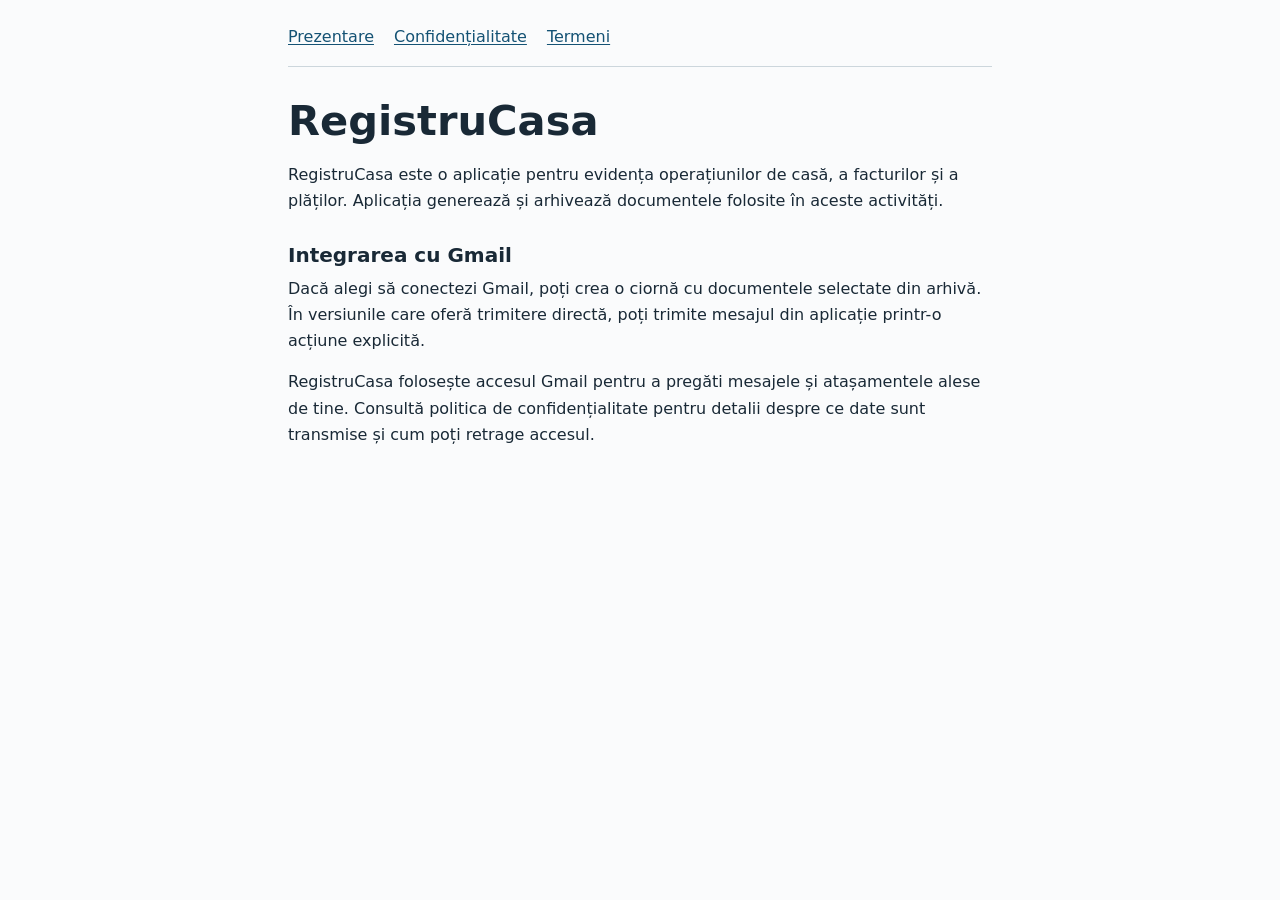
<file: index.html>
<!doctype html>
<html lang="ro">
<head>
  <meta charset="utf-8">
  <meta name="viewport" content="width=device-width, initial-scale=1">
  <title>RegistruCasa</title>
  <link rel="icon" href="favicon.ico" type="image/x-icon">
  <link rel="stylesheet" href="site.css">
</head>
<body>
  <header>
    <nav aria-label="Pagini RegistruCasa">
      <a href="index.html">Prezentare</a>
      <a href="confidentialitate.html">Confidențialitate</a>
      <a href="termeni.html">Termeni</a>
    </nav>
  </header>
  <main>
    <h1>RegistruCasa</h1>
    <p>RegistruCasa este o aplicație pentru evidența operațiunilor de casă, a facturilor și a plăților. Aplicația generează și arhivează documentele folosite în aceste activități.</p>
    <h2>Integrarea cu Gmail</h2>
    <p>Dacă alegi să conectezi Gmail, poți crea o ciornă cu documentele selectate din arhivă. În versiunile care oferă trimitere directă, poți trimite mesajul din aplicație printr-o acțiune explicită.</p>
    <p>RegistruCasa folosește accesul Gmail pentru a pregăti mesajele și atașamentele alese de tine. Consultă politica de confidențialitate pentru detalii despre ce date sunt transmise și cum poți retrage accesul.</p>
  </main>
</body>
</html>
</file>
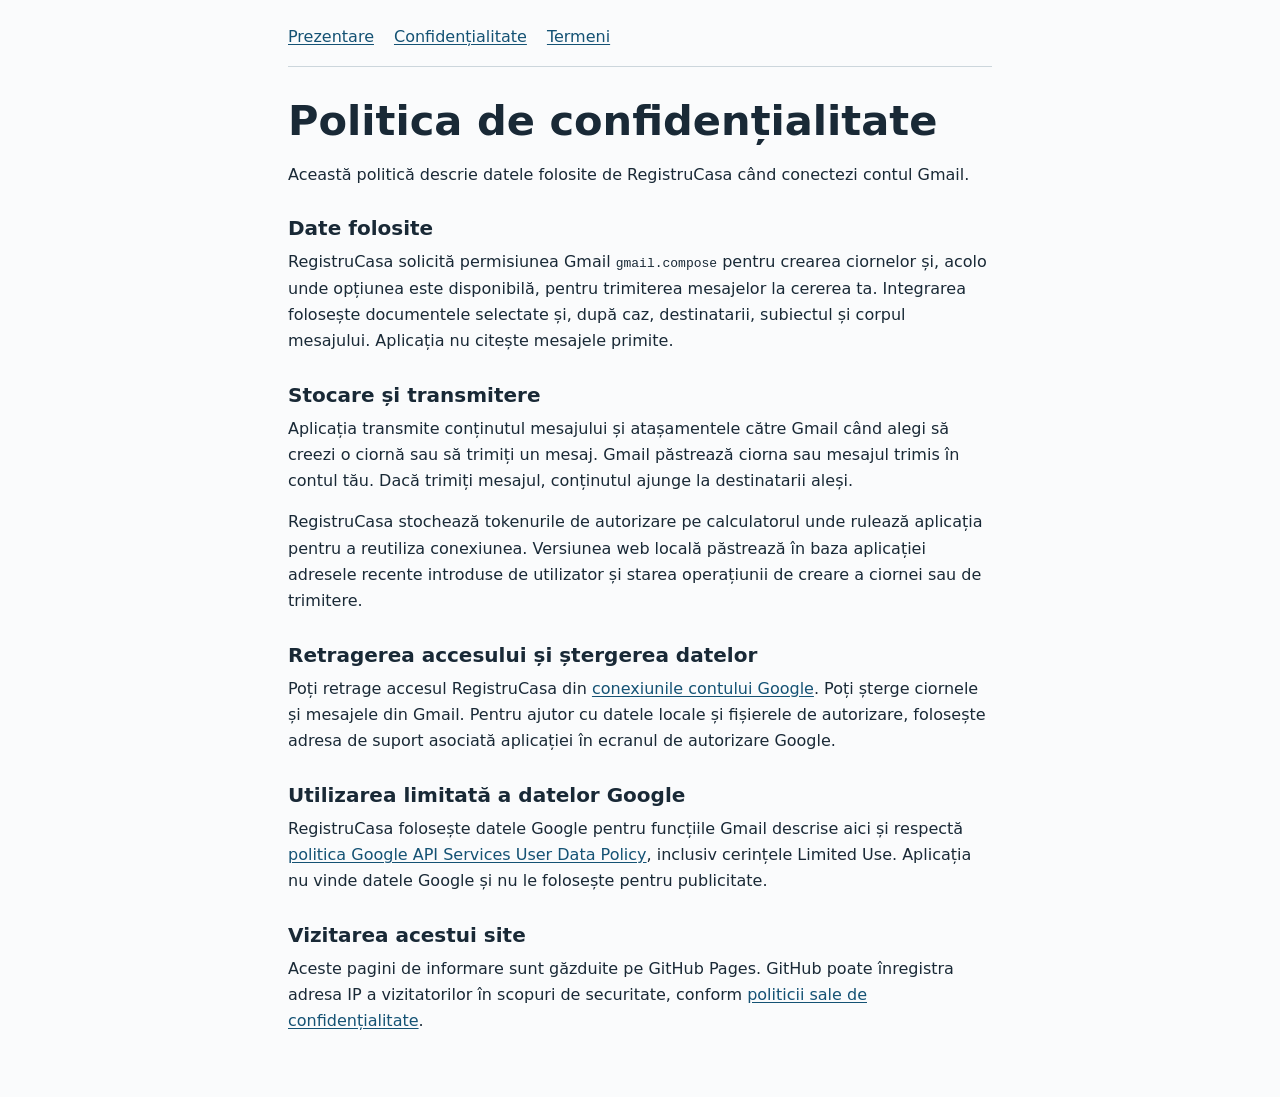
<file: confidentialitate.html>
<!doctype html>
<html lang="ro">
<head>
  <meta charset="utf-8">
  <meta name="viewport" content="width=device-width, initial-scale=1">
  <title>Politica de confidențialitate</title>
  <link rel="icon" href="favicon.ico" type="image/x-icon">
  <link rel="stylesheet" href="site.css">
</head>
<body>
  <header>
    <nav aria-label="Pagini RegistruCasa">
      <a href="index.html">Prezentare</a>
      <a href="confidentialitate.html">Confidențialitate</a>
      <a href="termeni.html">Termeni</a>
    </nav>
  </header>
  <main>
    <h1>Politica de confidențialitate</h1>
    <p>Această politică descrie datele folosite de RegistruCasa când conectezi contul Gmail.</p>
    <h2>Date folosite</h2>
    <p>RegistruCasa solicită permisiunea Gmail <code>gmail.compose</code> pentru crearea ciornelor și, acolo unde opțiunea este disponibilă, pentru trimiterea mesajelor la cererea ta. Integrarea folosește documentele selectate și, după caz, destinatarii, subiectul și corpul mesajului. Aplicația nu citește mesajele primite.</p>
    <h2>Stocare și transmitere</h2>
    <p>Aplicația transmite conținutul mesajului și atașamentele către Gmail când alegi să creezi o ciornă sau să trimiți un mesaj. Gmail păstrează ciorna sau mesajul trimis în contul tău. Dacă trimiți mesajul, conținutul ajunge la destinatarii aleși.</p>
    <p>RegistruCasa stochează tokenurile de autorizare pe calculatorul unde rulează aplicația pentru a reutiliza conexiunea. Versiunea web locală păstrează în baza aplicației adresele recente introduse de utilizator și starea operațiunii de creare a ciornei sau de trimitere.</p>
    <h2>Retragerea accesului și ștergerea datelor</h2>
    <p>Poți retrage accesul RegistruCasa din <a href="https://myaccount.google.com/connections">conexiunile contului Google</a>. Poți șterge ciornele și mesajele din Gmail. Pentru ajutor cu datele locale și fișierele de autorizare, folosește adresa de suport asociată aplicației în ecranul de autorizare Google.</p>
    <h2>Utilizarea limitată a datelor Google</h2>
    <p>RegistruCasa folosește datele Google pentru funcțiile Gmail descrise aici și respectă <a href="https://developers.google.com/terms/api-services-user-data-policy">politica Google API Services User Data Policy</a>, inclusiv cerințele Limited Use. Aplicația nu vinde datele Google și nu le folosește pentru publicitate.</p>
    <h2>Vizitarea acestui site</h2>
    <p>Aceste pagini de informare sunt găzduite pe GitHub Pages. GitHub poate înregistra adresa IP a vizitatorilor în scopuri de securitate, conform <a href="https://docs.github.com/en/site-policy/privacy-policies/github-general-privacy-statement">politicii sale de confidențialitate</a>.</p>
  </main>
</body>
</html>
</file>
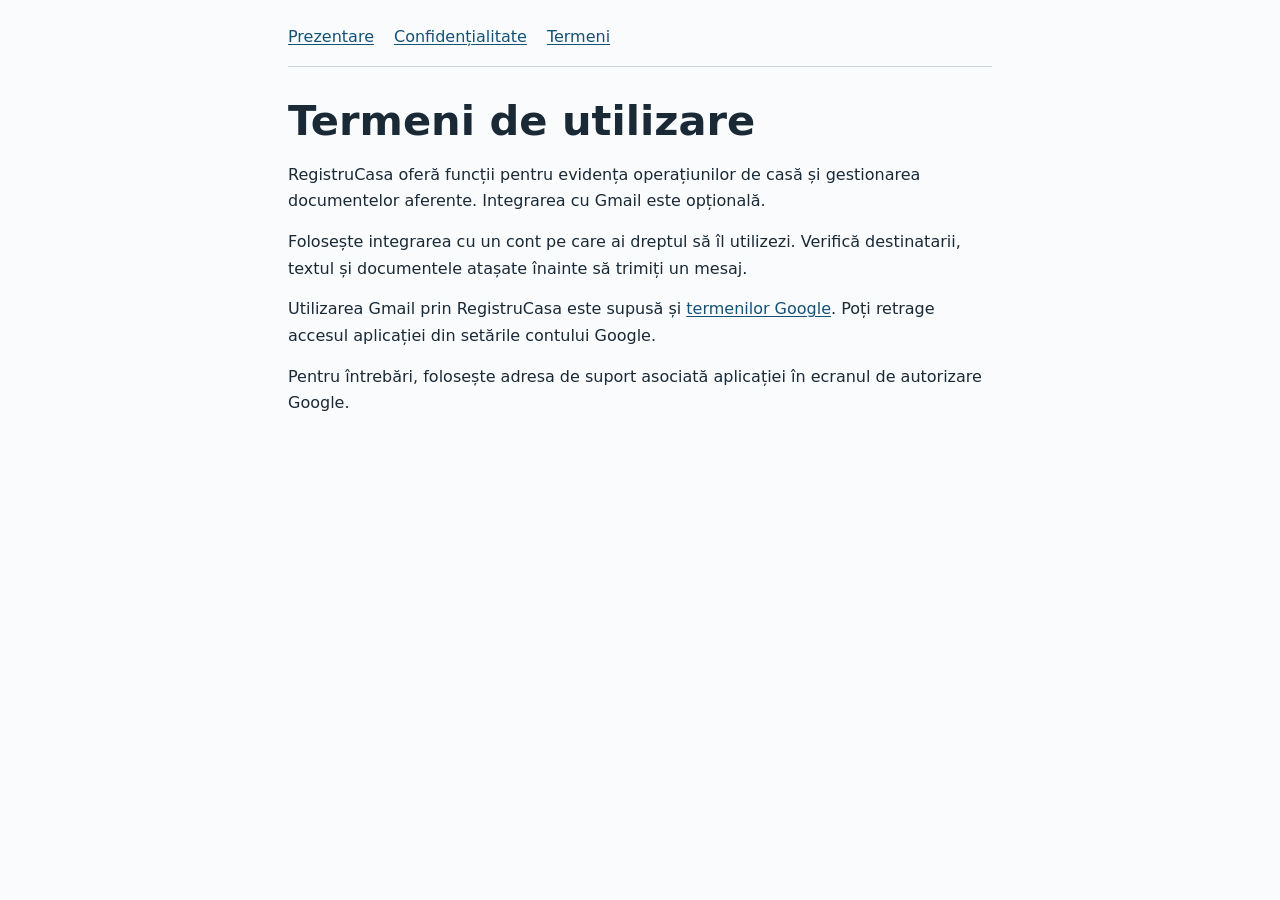
<file: termeni.html>
<!doctype html>
<html lang="ro">
<head>
  <meta charset="utf-8">
  <meta name="viewport" content="width=device-width, initial-scale=1">
  <title>Termeni de utilizare</title>
  <link rel="icon" href="favicon.ico" type="image/x-icon">
  <link rel="stylesheet" href="site.css">
</head>
<body>
  <header>
    <nav aria-label="Pagini RegistruCasa">
      <a href="index.html">Prezentare</a>
      <a href="confidentialitate.html">Confidențialitate</a>
      <a href="termeni.html">Termeni</a>
    </nav>
  </header>
  <main>
    <h1>Termeni de utilizare</h1>
    <p>RegistruCasa oferă funcții pentru evidența operațiunilor de casă și gestionarea documentelor aferente. Integrarea cu Gmail este opțională.</p>
    <p>Folosește integrarea cu un cont pe care ai dreptul să îl utilizezi. Verifică destinatarii, textul și documentele atașate înainte să trimiți un mesaj.</p>
    <p>Utilizarea Gmail prin RegistruCasa este supusă și <a href="https://policies.google.com/terms">termenilor Google</a>. Poți retrage accesul aplicației din setările contului Google.</p>
    <p>Pentru întrebări, folosește adresa de suport asociată aplicației în ecranul de autorizare Google.</p>
  </main>
</body>
</html>
</file>
<file: site.css>
:root {
  color-scheme: light;
  font-family: system-ui, sans-serif;
  color: #192936;
  background: #fafbfc;
  line-height: 1.65;
}

body {
  max-width: 44rem;
  margin: 0 auto;
  padding: 1.5rem clamp(1rem, 4vw, 2.5rem) 3rem;
}

nav {
  display: flex;
  flex-wrap: wrap;
  gap: 0.5rem 1.25rem;
  padding-bottom: 1rem;
  border-bottom: 1px solid #ccd6dc;
}

a {
  color: #145274;
  text-underline-offset: 0.15em;
}

h1, h2 {
  line-height: 1.2;
}

h1 {
  font-size: clamp(1.8rem, 5vw, 2.6rem);
  margin: 1.8rem 0 1rem;
}

h2 {
  font-size: 1.25rem;
  margin: 1.75rem 0 0.55rem;
}

p {
  margin: 0 0 0.9rem;
}
</file>
